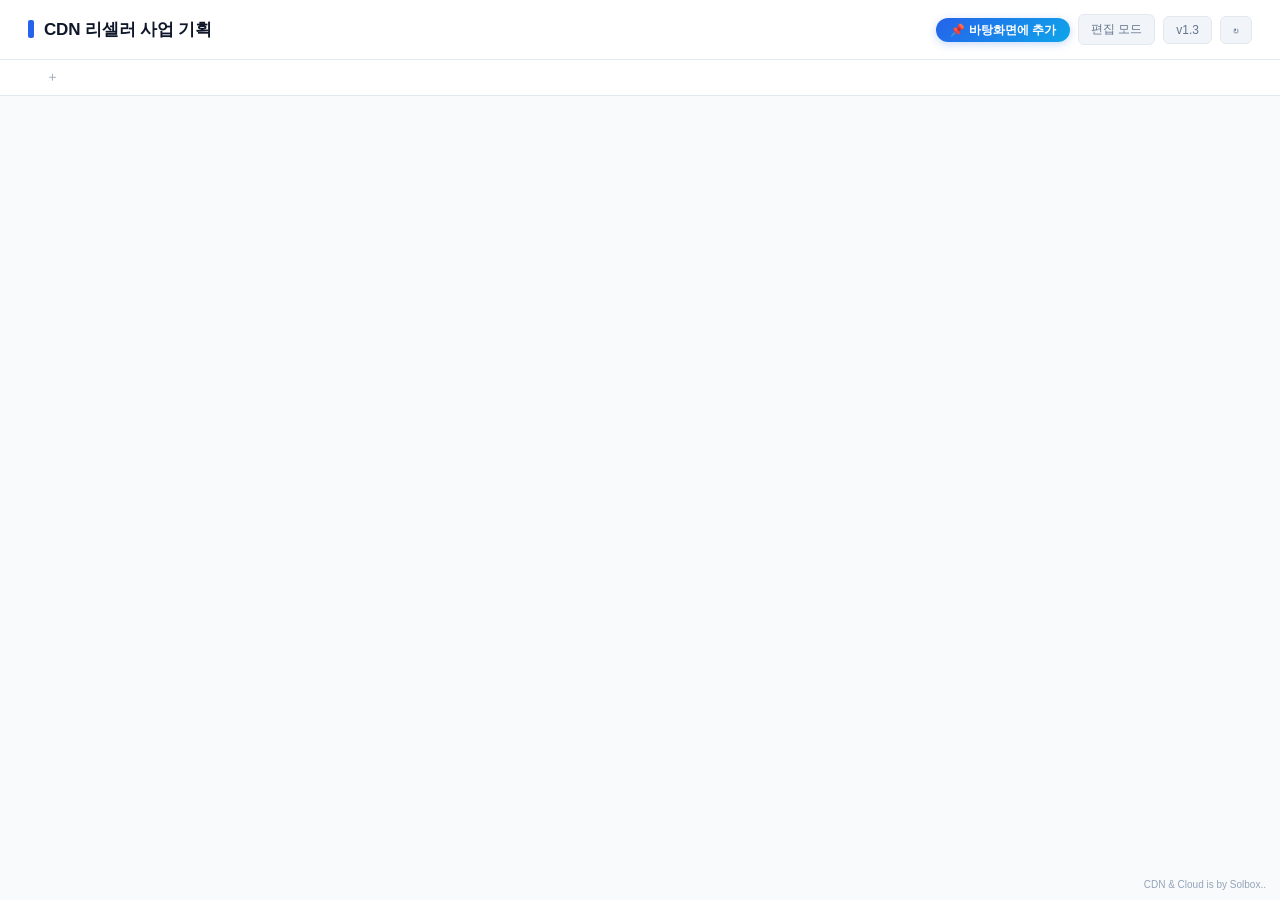
<file: index.html>
<!DOCTYPE html>
<html lang="ko">
<head>
<meta charset="UTF-8">
<meta name="viewport" content="width=device-width, initial-scale=1">
<title>CDN 리셀러 사업 기획</title>
<link rel="stylesheet" href="style.css?v=24">
<link rel="manifest" href="manifest.json">
<meta name="theme-color" content="#2563eb">
<link rel="icon" href="icon-192.svg" type="image/svg+xml">
<link rel="apple-touch-icon" href="icon-192.svg">
<script>
  if ('serviceWorker' in navigator) {
    window.addEventListener('load', () => navigator.serviceWorker.register('./sw.js').catch(()=>{}));
    navigator.serviceWorker.addEventListener('message', e => {
      if (e.data?.type === 'SW_FORCE_RELOAD') location.reload();
    });
  }
</script>
</head>
<body>

<header class="hdr">
  <h1 id="title" title="구글시트 열기">CDN 리셀러 사업 기획</h1>
  <div class="hdr-r">
    <span id="userBox" class="user"></span>
    <button class="install-btn" id="installBtn" title="PC 바탕화면 또는 휴대폰 홈 화면에 앱처럼 추가" hidden>📌 바로가기</button>
    <button id="editModeBtn" class="btn-soft" onclick="toggleEditMode()">편집 모드</button>
    <button id="verBtn" class="btn-soft">v1.3</button>
    <button id="signinBtn" class="btn-soft" style="display:none">Google 로그인</button>
    <button id="signoutBtn" class="btn-soft" style="display:none">로그아웃</button>
    <button id="refreshBtn" class="btn-soft" title="새로고침">↻</button>
  </div>
</header>

<nav class="tabs" id="tabsNav">
  <span id="userTabsContainer" style="display:contents"></span>
  <button id="addTabBtn" class="add-tab-btn" onclick="openNewTabModal()" title="새 탭 추가">＋</button>
</nav>

<main id="main">
  <section id="loginNotice" class="notice" style="display:none">
    <div class="notice-box">
      <div class="hero">
        <svg viewBox="0 0 24 24" fill="none" stroke="currentColor" stroke-width="2"><rect x="3" y="11" width="18" height="11" rx="2"/><path d="M7 11V7a5 5 0 0 1 10 0v4"/></svg>
      </div>
      <h2>Google 로그인 필요</h2>
      <p>이 시트에 공유된 계정으로 로그인하셔야 데이터가 보여요.</p>
      <button class="btn" style="margin-top:16px" onclick="signIn()">Google 로그인</button>
    </div>
  </section>

  <section id="setupNotice" class="notice" style="display:none">
    <div class="notice-box"><h2>초기 설정 필요</h2><p>app.js의 CONFIG 입력</p></div>
  </section>

  <section id="loader" class="loader" style="display:none">
    <svg width="48" height="12" viewBox="0 0 48 12">
      <circle cx="6" cy="6" r="4" fill="#3b82f6"><animate attributeName="opacity" values="1;0.3;1" dur="1.2s" repeatCount="indefinite"/></circle>
      <circle cx="24" cy="6" r="4" fill="#3b82f6"><animate attributeName="opacity" values="1;0.3;1" dur="1.2s" begin="0.4s" repeatCount="indefinite"/></circle>
      <circle cx="42" cy="6" r="4" fill="#3b82f6"><animate attributeName="opacity" values="1;0.3;1" dur="1.2s" begin="0.8s" repeatCount="indefinite"/></circle>
    </svg>
    <div>데이터 불러오는 중...</div>
  </section>

  <!-- 한눈에 (인터랙티브 흐름도) -->
  <section id="tab-home" class="tab-pane home-full" style="display:none">
    <div class="home-toolbar">
      <div class="hint" id="home-hint">도형 드래그·클릭 / 편집 모드 ON 시 빈 곳 더블클릭 = 핀 메모, 화살표 클릭 = 삭제</div>
      <div style="display:flex;gap:6px">
        <button class="btn-soft" onclick="resetLayout()" title="기본 위치로">⟲</button>
      </div>
    </div>
    <div id="canvas" class="canvas" ondblclick="canvasDoubleClick(event)">
      <svg id="arrow-svg" class="arrow-svg" xmlns="http://www.w3.org/2000/svg">
        <defs>
          <marker id="arrow" viewBox="0 0 10 10" refX="9" refY="5" markerWidth="6" markerHeight="6" orient="auto">
            <path d="M 0 0 L 10 5 L 0 10 z" fill="#94a3b8"/>
          </marker>
        </defs>
      </svg>
      <div id="node-layer" class="node-layer"></div>
      <div id="pin-layer" class="pin-layer"></div>
    </div>
  </section>

  <!-- 현황 -->
  <section id="tab-status" class="tab-pane" style="display:none">
    <div class="cards">
      <div class="stat"><div class="lbl">공급사</div><div class="num" id="cnt-suppliers">-</div></div>
      <div class="stat"><div class="lbl">결정사항</div><div class="num" id="cnt-decisions">-</div></div>
      <div class="stat"><div class="lbl">체크리스트</div><div class="num" id="cnt-checklist">-</div></div>
      <div class="stat"><div class="lbl">메모</div><div class="num" id="cnt-memos">-</div></div>
    </div>
    <div class="diagram-card"><h3>단계별 진행</h3><div id="stage-flow" class="stage-flow"></div></div>
    <div class="row">
      <div class="card"><h3>다음 결정사항</h3><ul id="pending-decisions" class="next-list"></ul></div>
      <div class="card"><h3>다음 할 일</h3><ul id="pending-checklist" class="next-list"></ul></div>
      <div class="card"><h3>최근 메모</h3><ul id="recent-memos" class="next-list"></ul></div>
    </div>
  </section>

  <section id="tab-decisions" class="tab-pane home-full" style="display:none">
    <div class="home-toolbar canvas-toolbar">
      <div class="hint">결정사항 카드. 편집 모드 ON 시 드래그·추가·연결 가능</div>
      <div style="display:flex;gap:6px"></div>
    </div>
    <div class="canvas" data-tab-key="decisions" id="canvas-decisions" ondblclick="canvasEmptyDblClick('decisions', event)" onmousedown="canvasMouseDown(event, 'decisions')">
      <svg class="arrow-svg"></svg>
      <div class="node-layer"></div>
    </div>
  </section>

  <section id="tab-checklist" class="tab-pane home-full" style="display:none">
    <div class="home-toolbar canvas-toolbar">
      <div class="hint">체크리스트 카드. 카드 클릭 = 상세, 더블클릭 = 완료 토글</div>
      <div style="display:flex;gap:6px"></div>
    </div>
    <div class="canvas" data-tab-key="checklist" id="canvas-checklist" ondblclick="canvasEmptyDblClick('checklist', event)" onmousedown="canvasMouseDown(event, 'checklist')">
      <svg class="arrow-svg"></svg>
      <div class="node-layer"></div>
    </div>
  </section>

  <section id="tab-contacts" class="tab-pane home-full" style="display:none">
    <div class="home-toolbar canvas-toolbar">
      <div class="hint">연락처 카드. 클릭 = 상세 / 편집 모드 ON 시 추가·이동</div>
      <div style="display:flex;gap:6px"></div>
    </div>
    <div class="canvas" data-tab-key="contacts" id="canvas-contacts" ondblclick="canvasEmptyDblClick('contacts', event)" onmousedown="canvasMouseDown(event, 'contacts')">
      <svg class="arrow-svg"></svg>
      <div class="node-layer"></div>
    </div>
  </section>

  <section id="tab-memos" class="tab-pane home-full" style="display:none">
    <div class="home-toolbar canvas-toolbar">
      <div class="hint">메모 카드. 편집 모드 ON 시 빈 곳 더블클릭으로 추가</div>
      <div style="display:flex;gap:6px"></div>
    </div>
    <div class="canvas" data-tab-key="memos" id="canvas-memos" ondblclick="canvasEmptyDblClick('memos', event)" onmousedown="canvasMouseDown(event, 'memos')">
      <svg class="arrow-svg"></svg>
      <div class="node-layer"></div>
    </div>
  </section>

  <section id="tab-pricing" class="tab-pane" style="display:none;display:none!important">
    <div class="toolbar">
      <h2>가격 시뮬레이터</h2>
      <div><button class="btn-soft" onclick="addPriceRow()">+ 항목</button> <button class="btn" onclick="savePricing()">시트 저장</button></div>
    </div>
    <div class="card" style="margin-bottom:16px"><div class="pricing-grid" id="pricing-fields"></div></div>
    <div class="cards">
      <div class="stat"><div class="lbl">소매 단가 (원/GB)</div><div class="num" id="r-retail">-</div></div>
      <div class="stat"><div class="lbl">총 트래픽 (GB/월)</div><div class="num" id="r-total-gb">-</div></div>
      <div class="stat"><div class="lbl">월 매출 (원)</div><div class="num" id="r-revenue">-</div></div>
      <div class="stat"><div class="lbl">월 매입 (원)</div><div class="num" id="r-cogs">-</div></div>
      <div class="stat"><div class="lbl">월 순이익 (원)</div><div class="num" id="r-profit">-</div></div>
      <div class="stat"><div class="lbl">BEP 고객수</div><div class="num" id="r-bep">-</div></div>
    </div>
  </section>
</main>

<!-- 새 탭 만들기 모달 -->
<div id="newTabModal" class="modal" style="display:none" onclick="if(event.target===this)closeNewTabModal()">
  <div class="modal-box" style="max-width:380px">
    <h3 style="margin:0 0 14px">새 탭 추가</h3>
    <div class="field">
      <label>탭 이름</label>
      <input id="new-tab-name" placeholder="예: 회의록, 아이디어, 작업">
    </div>
    <div style="display:flex;gap:8px;justify-content:flex-end;margin-top:8px">
      <button class="btn-soft" onclick="closeNewTabModal()">취소</button>
      <button class="btn" onclick="confirmNewTab()">만들기</button>
    </div>
  </div>
</div>

<div id="alignBar" class="align-bar" style="display:none">
  <span class="hint"><b class="count">0</b>개 선택됨</span>
  <button class="btn-soft" onclick="alignSelected('h')" title="가로 한 줄">━ 가로</button>
  <button class="btn-soft" onclick="alignSelected('v')" title="세로 한 줄">▌세로</button>
  <button class="btn-soft" onclick="alignSelected('grid')" title="격자 자동">▦ 격자</button>
  <button class="btn-soft" onclick="clearSelection()">취소</button>
</div>

<footer class="ftr">CDN &amp; Cloud is by Solbox..</footer>

<!-- 노드 상세 팝업 (공급사 정보 편집) -->
<div id="nodeModal" class="modal" style="display:none" onclick="if(event.target===this)closeNodeModal()">
  <div class="modal-box" style="width:480px">
    <div style="display:flex;align-items:center;gap:10px;margin-bottom:14px">
      <span id="node-color-dot" class="node-color-dot"></span>
      <h3 id="node-modal-title" style="margin:0;flex:1">노드 상세</h3>
      <button onclick="closeNodeModal()" class="pin-x">×</button>
    </div>
    <div class="field"><label>이름</label><input id="node-f-name"></div>
    <div class="field row-flex" style="gap:10px">
      <div style="flex:1"><label>층</label><input id="node-f-layer"></div>
      <div style="flex:1">
        <label>상태</label>
        <select id="node-f-status">
          <option value="홀딩">홀딩</option>
          <option value="진행예정">진행예정</option>
          <option value="진행중">진행중</option>
          <option value="완료">완료</option>
        </select>
      </div>
    </div>
    <div class="field row-flex" style="gap:10px">
      <div style="flex:1"><label>단가</label><input id="node-f-price"></div>
      <div style="flex:1"><label>담당자</label><input id="node-f-manager"></div>
    </div>
    <div class="field"><label>연락처</label><input id="node-f-contact"></div>
    <div class="field"><label>메모</label><textarea id="node-f-info" rows="3"></textarea></div>
    <div style="display:flex;gap:8px;justify-content:flex-end;margin-top:8px">
      <button class="btn-soft" onclick="closeNodeModal()">취소</button>
      <button class="btn" onclick="saveNodeModal()">저장</button>
    </div>
  </div>
</div>

<!-- 새 메모 모달 -->
<div id="newMemoModal" class="modal" style="display:none" onclick="if(event.target===this)closeNewMemoModal()">
  <div class="modal-box memo-modal">
    <h3 style="display:flex;align-items:center;gap:8px;margin-bottom:14px">
      <span class="pin-icon-large"></span><span>새 메모</span>
    </h3>
    <div class="field"><label>제목 <span style="color:#dc2626">*</span></label><input id="new-memo-title"></div>
    <div class="field"><label>내용</label><textarea id="new-memo-body" rows="4"></textarea></div>
    <div class="field"><label>태그</label><input id="new-memo-tag"></div>
    <div style="display:flex;gap:8px;justify-content:flex-end;margin-top:8px">
      <button class="btn-soft" onclick="closeNewMemoModal()">취소</button>
      <button class="btn" onclick="confirmNewMemo()">추가</button>
    </div>
  </div>
</div>

<div id="pinPopover" class="pin-popover" style="display:none">
  <div class="pin-pop-head">
    <div id="pin-pop-title-view" class="pin-pop-title-view"></div>
    <button onclick="closePinPopover()" class="pin-x">×</button>
  </div>
  <div id="pin-pop-body-view" class="pin-pop-body-view"></div>
  <div class="pin-pop-foot">
    <span id="pin-pop-meta" class="hint"></span>
    <div>
      <button class="btn-soft" onclick="deletePinFromPopover()">삭제</button>
      <button class="btn" onclick="editPinFromPopover()">수정</button>
    </div>
  </div>
</div>

<!-- 메모 편집 모달 (수정 시 사용) -->
<div id="editMemoModal" class="modal" style="display:none" onclick="if(event.target===this)closeEditMemoModal()">
  <div class="modal-box memo-modal">
    <h3 style="display:flex;align-items:center;gap:8px;margin-bottom:14px">
      <span class="pin-icon-large"></span><span>메모 수정</span>
    </h3>
    <div class="field"><label>제목 <span style="color:#dc2626">*</span></label><input id="edit-memo-title"></div>
    <div class="field"><label>내용</label><textarea id="edit-memo-body" rows="4"></textarea></div>
    <div class="field"><label>태그</label><input id="edit-memo-tag"></div>
    <div style="display:flex;gap:8px;justify-content:flex-end;margin-top:8px">
      <button class="btn-soft" onclick="closeEditMemoModal()">취소</button>
      <button class="btn" onclick="confirmEditMemo()">저장</button>
    </div>
  </div>
</div>

<div id="verModal" class="modal" style="display:none" onclick="if(event.target===this)this.style.display='none'">
  <div class="modal-box">
    <h3>업데이트 히스토리</h3>
    <ul id="ver-list"></ul>
    <button class="btn-soft" onclick="document.getElementById('verModal').style.display='none'">닫기</button>
  </div>
</div>

<script src="https://accounts.google.com/gsi/client" async defer></script>
<script src="app.js?v=24"></script>
</body>
</html>
</file>
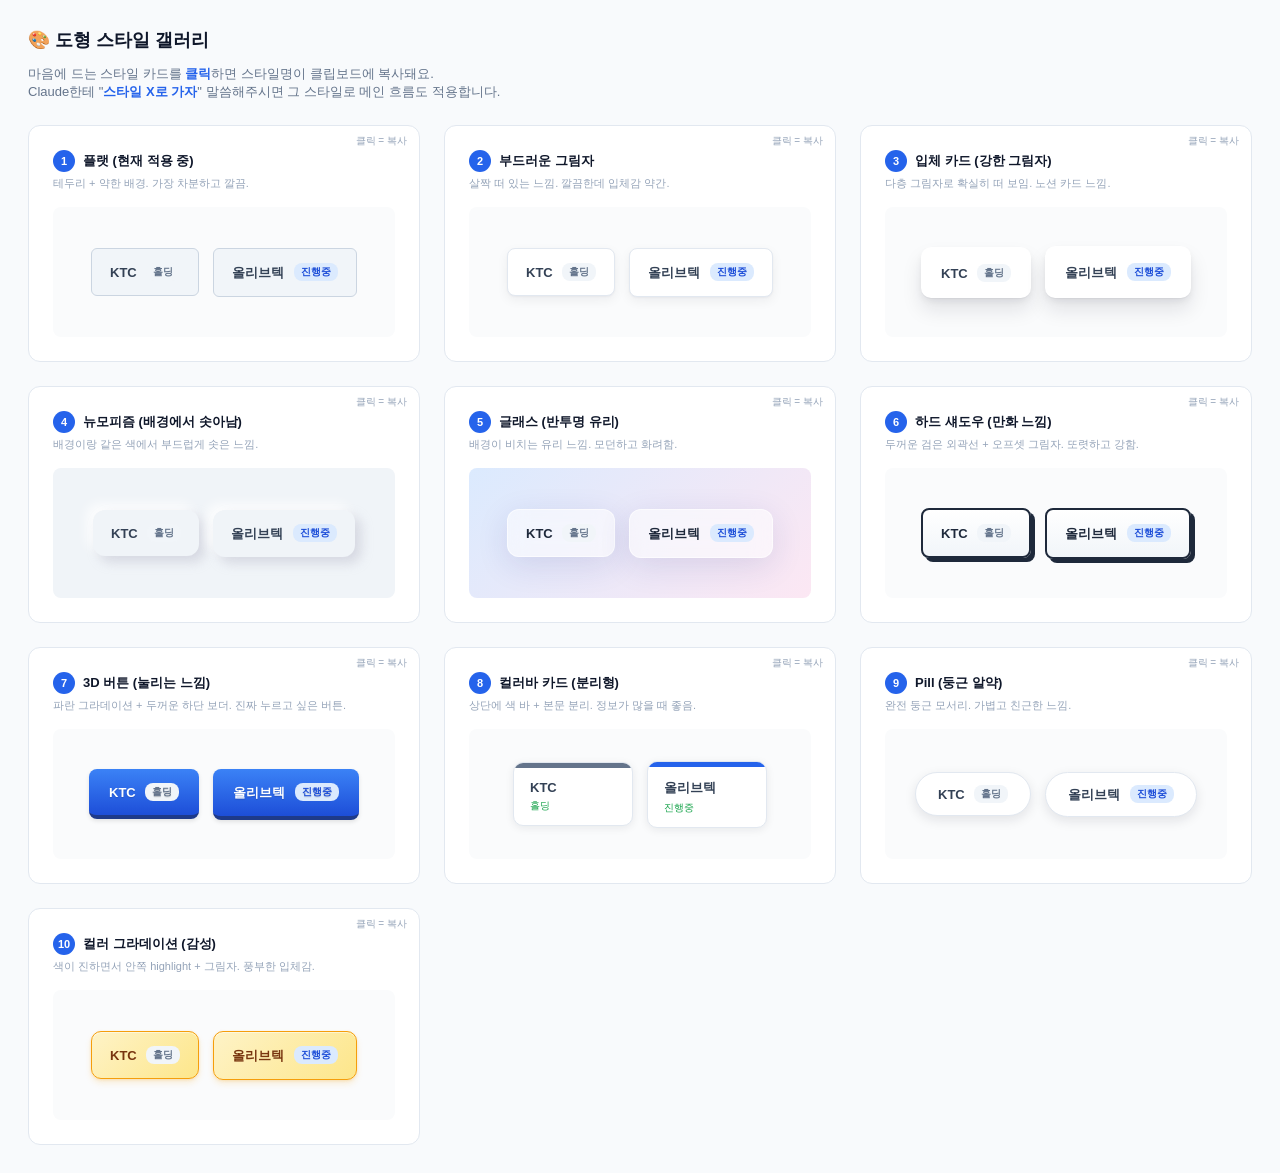
<file: shape-gallery.html>
<!DOCTYPE html>
<html lang="ko">
<head>
<meta charset="UTF-8">
<title>도형 스타일 갤러리</title>
<style>
* { box-sizing: border-box; }
body {
  margin: 0; font-family: 'Pretendard', 'Inter', -apple-system, sans-serif;
  background: #f8fafc; color: #0f172a; padding: 28px;
}
h1 { font-size: 18px; margin: 0 0 6px; }
.intro { color: #64748b; font-size: 13px; margin-bottom: 24px; }
.intro b { color: #2563eb; }

.grid {
  display: grid; grid-template-columns: repeat(auto-fit, minmax(320px, 1fr));
  gap: 24px;
}
.demo {
  background: white; border: 1px solid #e2e8f0; border-radius: 12px;
  padding: 24px; cursor: pointer;
  transition: transform .15s, box-shadow .15s;
}
.demo:hover { transform: translateY(-2px); box-shadow: 0 8px 24px rgba(15,23,42,.08); }
.demo h3 {
  margin: 0 0 4px; font-size: 13px; font-weight: 600;
  color: #0f172a; display: flex; align-items: center; gap: 8px;
}
.demo h3 .num {
  background: #2563eb; color: white; width: 22px; height: 22px;
  border-radius: 50%; font-size: 11px; font-weight: 700;
  display: flex; align-items: center; justify-content: center;
}
.demo .desc { font-size: 11px; color: #94a3b8; margin: 0 0 16px; }

/* 작업 영역 (도형이 들어가는 회색 배경) */
.stage {
  background: #fafbfc; border-radius: 8px; padding: 28px 16px;
  display: flex; gap: 14px; justify-content: center; align-items: center;
  min-height: 130px;
}

/* === 1: 플랫 (현재) === */
.b1 {
  background: #f1f5f9; border: 1.5px solid #cbd5e1; border-radius: 6px;
  padding: 14px 18px; font-size: 13px; font-weight: 600; color: #334155;
}

/* === 2: 부드러운 그림자 === */
.b2 {
  background: white; border: 1px solid #e2e8f0; border-radius: 8px;
  padding: 14px 18px; font-size: 13px; font-weight: 600; color: #334155;
  box-shadow: 0 1px 2px rgba(15,23,42,.04), 0 4px 12px rgba(15,23,42,.06);
}

/* === 3: 입체 카드 (강한 그림자) === */
.b3 {
  background: white; border-radius: 10px;
  padding: 16px 20px; font-size: 13px; font-weight: 600; color: #334155;
  box-shadow:
    0 1px 1px rgba(15,23,42,.04),
    0 4px 6px rgba(15,23,42,.05),
    0 12px 20px rgba(15,23,42,.10);
  border-top: 1px solid rgba(255,255,255,.8);
}

/* === 4: 뉴모피즘 (살짝 눌린 듯) === */
.b4 {
  background: #f0f4f8; border-radius: 12px;
  padding: 14px 18px; font-size: 13px; font-weight: 600; color: #334155;
  box-shadow:
    6px 6px 12px rgba(174,174,192,.40),
    -6px -6px 12px rgba(255,255,255,.85);
}

/* === 5: 글래스 (반투명) === */
.b5-stage {
  background: linear-gradient(135deg, #dbeafe, #fce7f3);
}
.b5 {
  background: rgba(255,255,255,.55);
  backdrop-filter: blur(10px);
  -webkit-backdrop-filter: blur(10px);
  border: 1px solid rgba(255,255,255,.6);
  border-radius: 12px;
  padding: 14px 18px; font-size: 13px; font-weight: 600; color: #1e293b;
  box-shadow: 0 8px 32px rgba(31,38,135,.12);
}

/* === 6: 두꺼운 외곽선 + 그라데이션 === */
.b6 {
  background: linear-gradient(180deg, #ffffff 0%, #f1f5f9 100%);
  border: 2px solid #1e293b; border-radius: 8px;
  padding: 14px 18px; font-size: 13px; font-weight: 700; color: #1e293b;
  box-shadow: 4px 4px 0 #1e293b;
}

/* === 7: 3D 눌리는 버튼 === */
.b7 {
  background: linear-gradient(180deg, #3b82f6 0%, #1d4ed8 100%);
  color: white;
  border-radius: 8px; padding: 14px 20px;
  font-size: 13px; font-weight: 700;
  border: none; border-bottom: 4px solid #1e3a8a;
  text-shadow: 0 1px 1px rgba(0,0,0,.15);
  box-shadow: 0 2px 4px rgba(0,0,0,.1);
}

/* === 8: 컬러 바 + 제목 (분리형 카드) === */
.b8 {
  background: white; border-radius: 10px;
  padding: 0; overflow: hidden;
  font-size: 13px; font-weight: 600; color: #334155;
  box-shadow: 0 2px 8px rgba(15,23,42,.08);
  border: 1px solid #e2e8f0;
  min-width: 120px;
}
.b8 .b8-bar { height: 5px; background: #2563eb; }
.b8 .b8-body { padding: 12px 16px; }
.b8 .b8-tag { font-size: 10px; color: #16a34a; font-weight: 500; margin-top: 4px; }

/* === 9: Pill (둥근) + 그림자 === */
.b9 {
  background: white; border-radius: 999px;
  padding: 12px 22px; font-size: 13px; font-weight: 600; color: #334155;
  box-shadow: 0 4px 12px rgba(15,23,42,.10);
  border: 1px solid #e2e8f0;
}

/* === 10: 그라디언트 컬러 (진짜 3D 느낌) === */
.b10 {
  background: linear-gradient(135deg, #fef3c7 0%, #fde68a 100%);
  border: 1px solid #f59e0b;
  border-radius: 10px;
  padding: 14px 18px; font-size: 13px; font-weight: 700; color: #78350f;
  box-shadow:
    inset 0 1px 0 rgba(255,255,255,.5),
    0 4px 6px rgba(245,158,11,.15),
    0 1px 3px rgba(245,158,11,.20);
}

/* 상태 태그 (모든 스타일에 추가용) */
.status-tag {
  display: inline-block; font-size: 10px; font-weight: 600;
  padding: 2px 7px; border-radius: 8px; margin-left: 6px;
  vertical-align: 2px;
}
.tag-hold { background: #f1f5f9; color: #64748b; }
.tag-soon { background: #fef3c7; color: #92400e; }
.tag-doing { background: #dbeafe; color: #1d4ed8; }
.tag-done { background: #dcfce7; color: #166534; }

/* 토스트 */
.toast {
  position: fixed; bottom: 24px; right: 24px;
  background: #16a34a; color: white;
  padding: 12px 18px; border-radius: 8px;
  font-size: 13px; font-weight: 500;
  box-shadow: 0 6px 20px rgba(0,0,0,.18);
  opacity: 0; transform: translateY(8px);
  transition: opacity .2s, transform .2s;
  z-index: 9999;
}
.toast.show { opacity: 1; transform: translateY(0); }

.copy-hint {
  position: absolute; top: 8px; right: 12px;
  font-size: 10px; color: #94a3b8;
}
.demo { position: relative; }
</style>
</head>
<body>

<h1>🎨 도형 스타일 갤러리</h1>
<p class="intro">
  마음에 드는 스타일 카드를 <b>클릭</b>하면 스타일명이 클립보드에 복사돼요.<br>
  Claude한테 "<b>스타일 X로 가자</b>" 말씀해주시면 그 스타일로 메인 흐름도 적용합니다.
</p>

<div class="grid">

  <div class="demo" onclick="pick('1', '플랫')">
    <span class="copy-hint">클릭 = 복사</span>
    <h3><span class="num">1</span> 플랫 (현재 적용 중)</h3>
    <p class="desc">테두리 + 약한 배경. 가장 차분하고 깔끔.</p>
    <div class="stage">
      <div class="b1">KTC <span class="status-tag tag-hold">홀딩</span></div>
      <div class="b1">올리브텍 <span class="status-tag tag-doing">진행중</span></div>
    </div>
  </div>

  <div class="demo" onclick="pick('2', '부드러운 그림자')">
    <span class="copy-hint">클릭 = 복사</span>
    <h3><span class="num">2</span> 부드러운 그림자</h3>
    <p class="desc">살짝 떠 있는 느낌. 깔끔한데 입체감 약간.</p>
    <div class="stage">
      <div class="b2">KTC <span class="status-tag tag-hold">홀딩</span></div>
      <div class="b2">올리브텍 <span class="status-tag tag-doing">진행중</span></div>
    </div>
  </div>

  <div class="demo" onclick="pick('3', '입체 카드')">
    <span class="copy-hint">클릭 = 복사</span>
    <h3><span class="num">3</span> 입체 카드 (강한 그림자)</h3>
    <p class="desc">다층 그림자로 확실히 떠 보임. 노션 카드 느낌.</p>
    <div class="stage">
      <div class="b3">KTC <span class="status-tag tag-hold">홀딩</span></div>
      <div class="b3">올리브텍 <span class="status-tag tag-doing">진행중</span></div>
    </div>
  </div>

  <div class="demo" onclick="pick('4', '뉴모피즘')">
    <span class="copy-hint">클릭 = 복사</span>
    <h3><span class="num">4</span> 뉴모피즘 (배경에서 솟아남)</h3>
    <p class="desc">배경이랑 같은 색에서 부드럽게 솟은 느낌.</p>
    <div class="stage" style="background:#f0f4f8">
      <div class="b4">KTC <span class="status-tag tag-hold">홀딩</span></div>
      <div class="b4">올리브텍 <span class="status-tag tag-doing">진행중</span></div>
    </div>
  </div>

  <div class="demo" onclick="pick('5', '글래스')">
    <span class="copy-hint">클릭 = 복사</span>
    <h3><span class="num">5</span> 글래스 (반투명 유리)</h3>
    <p class="desc">배경이 비치는 유리 느낌. 모던하고 화려함.</p>
    <div class="stage b5-stage">
      <div class="b5">KTC <span class="status-tag tag-hold">홀딩</span></div>
      <div class="b5">올리브텍 <span class="status-tag tag-doing">진행중</span></div>
    </div>
  </div>

  <div class="demo" onclick="pick('6', '하드 섀도우')">
    <span class="copy-hint">클릭 = 복사</span>
    <h3><span class="num">6</span> 하드 섀도우 (만화 느낌)</h3>
    <p class="desc">두꺼운 검은 외곽선 + 오프셋 그림자. 또렷하고 강함.</p>
    <div class="stage">
      <div class="b6">KTC <span class="status-tag tag-hold">홀딩</span></div>
      <div class="b6">올리브텍 <span class="status-tag tag-doing">진행중</span></div>
    </div>
  </div>

  <div class="demo" onclick="pick('7', '3D 버튼')">
    <span class="copy-hint">클릭 = 복사</span>
    <h3><span class="num">7</span> 3D 버튼 (눌리는 느낌)</h3>
    <p class="desc">파란 그라데이션 + 두꺼운 하단 보더. 진짜 누르고 싶은 버튼.</p>
    <div class="stage">
      <button class="b7">KTC <span class="status-tag tag-hold">홀딩</span></button>
      <button class="b7">올리브텍 <span class="status-tag tag-doing">진행중</span></button>
    </div>
  </div>

  <div class="demo" onclick="pick('8', '컬러바 카드')">
    <span class="copy-hint">클릭 = 복사</span>
    <h3><span class="num">8</span> 컬러바 카드 (분리형)</h3>
    <p class="desc">상단에 색 바 + 본문 분리. 정보가 많을 때 좋음.</p>
    <div class="stage">
      <div class="b8">
        <div class="b8-bar" style="background:#64748b"></div>
        <div class="b8-body">KTC<div class="b8-tag">홀딩</div></div>
      </div>
      <div class="b8">
        <div class="b8-bar" style="background:#2563eb"></div>
        <div class="b8-body">올리브텍<div class="b8-tag">진행중</div></div>
      </div>
    </div>
  </div>

  <div class="demo" onclick="pick('9', 'Pill')">
    <span class="copy-hint">클릭 = 복사</span>
    <h3><span class="num">9</span> Pill (둥근 알약)</h3>
    <p class="desc">완전 둥근 모서리. 가볍고 친근한 느낌.</p>
    <div class="stage">
      <div class="b9">KTC <span class="status-tag tag-hold">홀딩</span></div>
      <div class="b9">올리브텍 <span class="status-tag tag-doing">진행중</span></div>
    </div>
  </div>

  <div class="demo" onclick="pick('10', '컬러 그라데이션')">
    <span class="copy-hint">클릭 = 복사</span>
    <h3><span class="num">10</span> 컬러 그라데이션 (감성)</h3>
    <p class="desc">색이 진하면서 안쪽 highlight + 그림자. 풍부한 입체감.</p>
    <div class="stage">
      <div class="b10">KTC <span class="status-tag tag-hold">홀딩</span></div>
      <div class="b10">올리브텍 <span class="status-tag tag-doing">진행중</span></div>
    </div>
  </div>

</div>

<script>
function pick(num, name) {
  const text = `스타일 ${num} (${name})`;
  navigator.clipboard.writeText(text).then(() => {
    showToast(`✓ "${text}" 복사됨 — Claude한테 붙여넣어 주세요`);
  }).catch(err => {
    showToast('복사 실패: ' + err.message);
  });
}
function showToast(msg) {
  const t = document.createElement('div');
  t.className = 'toast'; t.textContent = msg;
  document.body.appendChild(t);
  requestAnimationFrame(() => t.classList.add('show'));
  setTimeout(() => { t.classList.remove('show'); setTimeout(() => t.remove(), 300); }, 2800);
}
</script>
</body>
</html>
</file>
<file: style.css>
* { box-sizing: border-box; }
:root {
  --bg: #f8fafc;
  --card: #ffffff;
  --border: #e2e8f0;
  --text: #0f172a;
  --text-mute: #64748b;
  --text-light: #94a3b8;
  --primary: #2563eb;
  --primary-d: #1d4ed8;
  --accent: #0ea5e9;
  --ok: #16a34a;
  --warn: #d97706;
  --danger: #dc2626;
  --chip-bg: #f1f5f9;
  --hover: #f8fafc;
}
body {
  margin: 0;
  font-family: 'Pretendard', 'Inter', -apple-system, 'Noto Sans KR', sans-serif;
  background: var(--bg);
  color: var(--text);
  font-size: 14px;
  line-height: 1.5;
}

/* 헤더 */
.hdr {
  display: flex; justify-content: space-between; align-items: center;
  padding: 14px 28px;
  background: var(--card);
  border-bottom: 1px solid var(--border);
}
.hdr h1 {
  margin: 0; font-size: 17px; font-weight: 700;
  cursor: pointer; user-select: none;
  color: var(--text);
  letter-spacing: -0.01em;
}
.hdr h1::before {
  content: ''; display: inline-block; width: 6px; height: 18px;
  background: var(--primary); border-radius: 2px; margin-right: 10px;
  vertical-align: -3px;
}
.hdr h1:hover { color: var(--primary); }
.hdr-r { display: flex; gap: 8px; align-items: center; }
.btn-soft {
  background: var(--chip-bg); border: 1px solid var(--border); color: var(--text-mute);
  padding: 6px 12px; border-radius: 6px; cursor: pointer;
  font-size: 12px; font-weight: 500;
}
.btn-soft:hover { background: #e2e8f0; color: var(--text); }
.user { font-size: 12px; color: var(--text-mute); }

/* 탭 */
.tabs {
  display: flex; gap: 0; padding: 0 24px;
  background: var(--card); border-bottom: 1px solid var(--border);
  overflow-x: auto;
}
.tabs button {
  background: transparent; border: none; padding: 12px 16px;
  cursor: pointer; font-size: 13px; font-weight: 500;
  color: var(--text-mute); white-space: nowrap;
  border-bottom: 2px solid transparent; margin-bottom: -1px;
  font-family: inherit;
}
.tabs button:hover { color: var(--text); }
.tabs button.active {
  color: var(--primary); border-bottom-color: var(--primary); font-weight: 600;
}
.add-tab-btn {
  font-size: 18px; color: var(--text-light) !important;
  font-weight: 400 !important; padding: 8px 14px !important;
  margin-left: 8px;
}
.add-tab-btn:hover { color: var(--primary) !important; background: var(--chip-bg); border-radius: 6px; }

/* 사용자 탭 = 본 버튼 + × 버튼 묶음 */
.user-tab-wrap {
  display: inline-flex; align-items: center;
  border-radius: 0;
  position: relative;
}
.user-tab-wrap > button[data-tab] { padding-right: 6px !important; }
.user-tab-close {
  background: transparent; border: none;
  color: var(--text-light); cursor: pointer;
  padding: 0 6px; margin-right: 4px;
  font-size: 16px; line-height: 1;
  border-radius: 4px;
  opacity: 0.4;
  transition: opacity .15s, color .15s, background .15s;
  font-family: inherit;
  height: 22px;
  align-self: center;
}
.user-tab-wrap:hover .user-tab-close { opacity: 1; }
.user-tab-close:hover { color: var(--danger); background: #fee2e2; opacity: 1; }

/* 화살표 편집 팝오버 */
.arrow-popover {
  position: fixed; z-index: 600;
  background: white; border: 1px solid var(--border);
  border-radius: 10px; padding: 12px;
  box-shadow: 0 8px 24px rgba(15,23,42,.18);
  width: 260px;
  font-family: inherit;
}
.arrow-popover .ap-row { margin-bottom: 10px; }
.arrow-popover label { display: block; font-size: 11px; color: var(--text-mute); margin-bottom: 4px; }
.arrow-popover input { font-size: 13px; padding: 6px 8px; }
.arrow-popover .ap-colors { display: flex; gap: 5px; flex-wrap: wrap; }
.arrow-popover .ap-sw {
  width: 22px; height: 22px; border-radius: 50%;
  border: 2px solid transparent; cursor: pointer; padding: 0;
}
.arrow-popover .ap-sw:hover { transform: scale(1.15); }
.arrow-popover .ap-sw.sel { border-color: #0f172a; box-shadow: 0 0 0 2px white inset; }
.arrow-popover .ap-foot { display: flex; justify-content: space-between; gap: 6px; margin-top: 6px; }
.arrow-popover .ap-foot button { padding: 5px 12px; font-size: 12px; }

/* 미니 추가 메뉴 (카드 / 핀) */
.add-menu {
  position: fixed; z-index: 600;
  background: white; border: 1px solid var(--border);
  border-radius: 10px; padding: 4px;
  box-shadow: 0 8px 24px rgba(15,23,42,.15);
  min-width: 160px;
  font-family: inherit;
  animation: addmenu-pop 0.12s ease-out;
}
@keyframes addmenu-pop {
  from { opacity: 0; transform: scale(0.92) translateY(-4px); }
  to   { opacity: 1; transform: scale(1) translateY(0); }
}
.add-menu button {
  display: flex; align-items: center; gap: 10px;
  width: 100%; background: transparent; border: none;
  padding: 9px 12px; border-radius: 6px;
  font-size: 13px; color: var(--text); cursor: pointer;
  font-family: inherit; text-align: left;
}
.add-menu button:hover { background: var(--chip-bg); color: var(--primary); }
.add-menu button .emo { font-size: 16px; }

/* 📌 바로가기 (PWA install) 버튼 */
.install-btn {
  background: linear-gradient(135deg, #2563eb, #0ea5e9);
  border: 0; border-radius: 999px;
  padding: 6px 14px; color: white;
  font-size: 12px; font-weight: 600; cursor: pointer;
  box-shadow: 0 2px 8px rgba(37,99,235,.25);
  animation: install-pulse 2.4s ease-in-out infinite;
  white-space: nowrap; flex-shrink: 0; line-height: 1;
  font-family: inherit;
}
.install-btn:hover { transform: translateY(-1px); box-shadow: 0 4px 14px rgba(37,99,235,.35); }
.install-btn:active { transform: translateY(0); }
@keyframes install-pulse {
  0%, 100% { box-shadow: 0 2px 8px rgba(37,99,235,.25); }
  50%      { box-shadow: 0 2px 14px rgba(14,165,233,.55); }
}
@media (max-width: 600px) {
  .install-btn { padding: 5px 10px; font-size: 11px; }
}

/* 메인 */
main { padding: 24px 28px 60px; max-width: 1400px; margin: 0 auto; }

/* 카드 */
.card {
  background: var(--card); border-radius: 8px; padding: 20px;
  border: 1px solid var(--border);
}
.card h3 {
  margin: 0 0 16px; font-size: 13px; font-weight: 600;
  color: var(--text-mute); text-transform: uppercase; letter-spacing: 0.05em;
}
.cards {
  display: grid; grid-template-columns: repeat(auto-fit, minmax(180px, 1fr));
  gap: 12px; margin-bottom: 16px;
}
.stat {
  background: var(--card); border: 1px solid var(--border);
  border-radius: 8px; padding: 16px 20px;
}
.stat .lbl {
  font-size: 11px; color: var(--text-mute);
  text-transform: uppercase; letter-spacing: 0.05em; margin-bottom: 6px;
}
.stat .num {
  font-size: 26px; font-weight: 700; color: var(--text);
  font-variant-numeric: tabular-nums;
}
.stat .num .pct { font-size: 14px; color: var(--text-mute); margin-left: 4px; }

.row { display: grid; grid-template-columns: repeat(auto-fit, minmax(320px, 1fr)); gap: 12px; margin-top: 16px; }

/* 테이블 */
.tbl-wrap { overflow-x: auto; background: var(--card); border: 1px solid var(--border); border-radius: 8px; }
.tbl { width: 100%; border-collapse: collapse; font-size: 13px; }
.tbl th {
  background: #f8fafc; color: var(--text-mute); padding: 10px 12px;
  text-align: left; font-weight: 600; border-bottom: 1px solid var(--border);
  font-size: 12px; text-transform: uppercase; letter-spacing: 0.03em;
  white-space: nowrap;
}
.tbl td {
  padding: 8px 12px; border-bottom: 1px solid var(--border);
  vertical-align: top; color: var(--text);
}
.tbl tr:last-child td { border-bottom: none; }
.tbl tr:hover td { background: var(--hover); }
.tbl td[contenteditable="true"] { cursor: text; min-width: 60px; }
.tbl td[contenteditable="true"]:focus {
  outline: 2px solid var(--primary); outline-offset: -2px; background: #eff6ff;
}
.tbl .num-col { text-align: right; font-variant-numeric: tabular-nums; }
.tbl a { color: var(--primary); text-decoration: none; }
.tbl a:hover { text-decoration: underline; }

/* 행 삭제 버튼 */
.row-del {
  background: none; border: none; color: var(--text-light);
  cursor: pointer; padding: 2px 6px; border-radius: 4px;
  font-size: 14px; opacity: 0;
}
tr:hover .row-del { opacity: 1; }
.row-del:hover { background: #fee2e2; color: var(--danger); }

/* 버튼 */
.btn {
  background: var(--primary); color: white; border: none;
  padding: 8px 14px; border-radius: 6px; cursor: pointer;
  font-weight: 500; font-size: 13px; font-family: inherit;
  display: inline-flex; align-items: center; gap: 6px;
}
.btn:hover { background: var(--primary-d); }
.btn-ghost {
  background: transparent; color: var(--text-mute);
  border: 1px solid var(--border);
}
.btn-ghost:hover { background: var(--chip-bg); color: var(--text); }
.btn-icon::before { content: '+'; font-weight: 700; font-size: 14px; }

.toolbar {
  display: flex; justify-content: space-between; align-items: center;
  margin-bottom: 12px; gap: 12px;
}
.toolbar h2 { margin: 0; font-size: 16px; font-weight: 600; }
.toolbar .meta { color: var(--text-mute); font-size: 12px; }

/* 입력 */
input, textarea, select {
  width: 100%; padding: 8px 12px; border: 1px solid var(--border);
  border-radius: 6px; font-size: 13px; font-family: inherit;
  background: white; color: var(--text);
}
input:focus, textarea:focus, select:focus {
  outline: none; border-color: var(--primary); box-shadow: 0 0 0 3px rgba(37,99,235,.1);
}
label { display: block; font-size: 12px; color: var(--text-mute); margin-bottom: 4px; font-weight: 500; }
.field { margin-bottom: 12px; }
.row-flex { display: flex; gap: 12px; align-items: flex-end; flex-wrap: wrap; }
.row-flex > * { flex: 1; min-width: 140px; }
.row-flex > button { flex: 0 0 auto; min-width: auto; }

/* 칩 */
.chip {
  display: inline-block; font-size: 11px; font-weight: 500;
  padding: 2px 10px; border-radius: 12px; background: var(--chip-bg);
  color: var(--text-mute); white-space: nowrap;
}
.chip.ok { background: #dcfce7; color: var(--ok); }
.chip.warn { background: #fef3c7; color: var(--warn); }
.chip.info { background: #dbeafe; color: var(--primary); }
.chip.mute { background: var(--chip-bg); color: var(--text-light); }

/* 체크리스트 */
.stage-block { margin-bottom: 24px; }
.stage-title {
  font-size: 13px; font-weight: 600; color: var(--text-mute);
  margin: 0 0 8px; display: flex; align-items: center; gap: 8px;
  text-transform: uppercase; letter-spacing: 0.05em;
}
.stage-title .pct-text { color: var(--text-light); font-weight: 400; }
.check-item {
  display: flex; align-items: center; gap: 12px;
  background: var(--card); padding: 10px 14px;
  border: 1px solid var(--border); border-bottom: none;
}
.stage-block .check-item:first-of-type { border-radius: 6px 6px 0 0; }
.stage-block .check-item:last-of-type { border-radius: 0 0 6px 6px; border-bottom: 1px solid var(--border); }
.check-item input[type=checkbox] { width: 16px; height: 16px; flex: none; cursor: pointer; accent-color: var(--primary); }
.check-item.done .item-text { color: var(--text-light); text-decoration: line-through; }
.check-item .item-text { flex: 1; }
.check-item .item-text[contenteditable="true"]:focus { outline: 2px solid var(--primary); outline-offset: 2px; }
.check-item .item-meta { font-size: 11px; color: var(--text-light); }

.progress {
  height: 4px; background: var(--chip-bg); border-radius: 2px; overflow: hidden;
  margin: 4px 0;
}
.progress > div { height: 100%; background: var(--primary); transition: width .3s; }

/* 메모 */
.memo-card {
  background: var(--card); border: 1px solid var(--border);
  border-radius: 8px; padding: 14px 16px; margin-bottom: 8px;
  border-left: 3px solid var(--accent);
}
.memo-card .meta {
  font-size: 11px; color: var(--text-light); margin-bottom: 4px;
  display: flex; justify-content: space-between; align-items: center;
}
.memo-card .ttl { font-weight: 600; margin-bottom: 6px; }
.memo-card .body { font-size: 13px; color: var(--text); white-space: pre-wrap; }
.memo-card .tag {
  display: inline-block; font-size: 10px; color: var(--accent);
  background: #e0f2fe; padding: 2px 8px; border-radius: 10px; margin-top: 6px;
}
.memo-card .actions { display: flex; gap: 4px; opacity: 0; transition: opacity .2s; }
.memo-card:hover .actions { opacity: 1; }
.memo-card .actions button {
  background: none; border: none; color: var(--text-light);
  font-size: 11px; cursor: pointer; padding: 2px 6px; border-radius: 4px;
}
.memo-card .actions button:hover { background: var(--chip-bg); color: var(--text); }
.memo-card .actions button.del:hover { background: #fee2e2; color: var(--danger); }

/* 안내 */
.notice { display: flex; justify-content: center; align-items: center; min-height: 60vh; padding: 20px; }
.notice-box {
  text-align: center; background: var(--card); padding: 40px 36px;
  border-radius: 12px; border: 1px solid var(--border);
  max-width: 460px;
}
.notice-box h2 { margin: 12px 0 8px; font-size: 18px; color: var(--text); }
.notice-box p { color: var(--text-mute); line-height: 1.6; font-size: 13px; }
.notice-box .hero {
  width: 80px; height: 80px; margin: 0 auto 16px;
  display: flex; align-items: center; justify-content: center;
  background: var(--chip-bg); border-radius: 50%;
}
.notice-box .hero svg { width: 40px; height: 40px; color: var(--primary); }

/* 로더 */
.loader { text-align: center; padding: 60px; color: var(--text-light); }
.loader svg { display: block; margin: 0 auto 12px; }

/* 푸터 */
.ftr {
  position: fixed; bottom: 8px; right: 14px;
  font-size: 10px; color: var(--text-light); pointer-events: none;
  font-family: 'Inter', sans-serif;
}

/* 모달 */
.modal {
  position: fixed; inset: 0; background: rgba(15,23,42,.5);
  display: flex; justify-content: center; align-items: center; z-index: 500;
}
.modal-box {
  background: white; padding: 24px 28px; border-radius: 12px;
  max-width: 540px; width: 90%; max-height: 80vh; overflow-y: auto;
  border: 1px solid var(--border);
}
.modal-box h3 { margin: 0 0 16px; font-size: 16px; font-weight: 600; }
.modal-box ul { padding-left: 20px; }

/* 한눈에 다이어그램 */
.diagram-card {
  background: var(--card); border: 1px solid var(--border);
  border-radius: 8px; padding: 24px; margin-bottom: 16px;
}
.diagram-card h3 {
  margin: 0 0 20px; font-size: 13px; color: var(--text-mute);
  text-transform: uppercase; letter-spacing: 0.05em;
}
.flow-svg { width: 100%; height: auto; max-height: 280px; display: block; margin: 0 auto; }

.stage-flow {
  display: flex; gap: 8px; flex-wrap: wrap; margin-top: 8px;
}
.stage-pill {
  flex: 1; min-width: 130px;
  background: var(--card); border: 1px solid var(--border);
  border-radius: 8px; padding: 12px 16px; position: relative;
}
.stage-pill .name { font-size: 12px; color: var(--text-mute); font-weight: 600; text-transform: uppercase; letter-spacing: 0.03em; margin-bottom: 6px; }
.stage-pill .pct-num { font-size: 22px; font-weight: 700; }
.stage-pill .pct-num small { font-size: 12px; color: var(--text-light); font-weight: 400; }
.stage-pill .progress { margin-top: 8px; }

.next-list { list-style: none; padding: 0; margin: 0; }
.next-list li {
  padding: 10px 12px; border-bottom: 1px solid var(--border);
  display: flex; gap: 10px; align-items: center;
}
.next-list li:last-child { border-bottom: none; }
.next-list .badge {
  font-size: 10px; padding: 2px 8px; border-radius: 10px;
  background: var(--chip-bg); color: var(--text-mute);
  font-weight: 600; flex-shrink: 0;
}

/* 가격 */
.pricing-grid { display: grid; grid-template-columns: repeat(auto-fit, minmax(180px, 1fr)); gap: 10px; }
.pricing-grid .field input { font-size: 15px; font-weight: 600; }

.empty {
  text-align: center; padding: 40px 20px;
  color: var(--text-light); font-size: 13px;
}
.hint { font-size: 11px; color: var(--text-light); }

.supplier-row td { vertical-align: middle; }

/* === 한눈에: 풀스크린 캔버스 + 메모 핀 === */
.home-full {
  display: flex; flex-direction: column;
  height: calc(100vh - 110px); /* header + tabs */
  margin: 0 -28px -60px;  /* main padding 상쇄 */
  padding: 0;
}
.home-toolbar {
  display: flex; justify-content: space-between; align-items: center;
  padding: 8px 24px; background: var(--card);
  border-bottom: 1px solid var(--border);
  font-size: 12px;
}
.home-toolbar .hint { color: var(--text-mute); }

.canvas {
  flex: 1; position: relative; overflow: hidden;
  background:
    linear-gradient(var(--bg) 1px, transparent 1px) 0 0 / 24px 24px,
    linear-gradient(90deg, var(--bg) 1px, transparent 1px) 0 0 / 24px 24px,
    #fdfdfd;
}
.canvas svg#flow-svg {
  position: absolute; inset: 5%;
  width: 90%; height: 90%;
  pointer-events: none;
}

.pin-layer {
  position: absolute; inset: 0;
  pointer-events: none;
}

/* 핀 = 압정 모양 + 옆에 작은 제목 */
.pin {
  position: absolute;
  display: inline-flex;
  align-items: center;
  gap: 4px;
  cursor: grab;
  pointer-events: auto;
  user-select: none;
  font-size: 11px;
  color: var(--text);
  transition: transform .12s;
  /* 좌표는 핀 머리(원) 중심 기준 */
  transform: translate(-7px, -7px);
}
.pin .pin-head {
  width: 14px; height: 14px; border-radius: 50%;
  background: #ef4444;
  border: 2px solid white;
  box-shadow: 0 1px 3px rgba(0,0,0,.25), inset 1px 1px 2px rgba(255,255,255,.4);
  flex-shrink: 0;
  position: relative;
}
.pin .pin-head::after {
  content: '';
  position: absolute;
  width: 1px; height: 6px;
  background: rgba(0,0,0,.3);
  left: 50%; top: 100%;
  transform: translateX(-50%);
}
.pin .pin-label {
  background: rgba(255,255,255,.95);
  padding: 2px 8px;
  border-radius: 3px;
  border: 1px solid var(--border);
  font-weight: 500;
  white-space: nowrap;
  max-width: 160px;
  overflow: hidden;
  text-overflow: ellipsis;
  box-shadow: 0 1px 2px rgba(0,0,0,.04);
  margin-top: 6px;  /* 압정 끝 아래 */
}
.pin:hover { transform: translate(-7px, -9px); }
.pin:hover .pin-label {
  box-shadow: 0 4px 10px rgba(15,23,42,.15);
  border-color: var(--primary);
}
.pin.dragging { opacity: 0.7; }
.pin .pin-tag-mini {
  display: inline-block;
  font-size: 10px; color: var(--accent);
  background: #e0f2fe;
  padding: 0 5px; border-radius: 6px;
  margin-left: 4px;
}

/* 메모 모드 */
.canvas.memo-mode {
  background:
    linear-gradient(rgba(37,99,235,.04), rgba(37,99,235,.04)),
    linear-gradient(var(--bg) 1px, transparent 1px) 0 0 / 24px 24px,
    linear-gradient(90deg, var(--bg) 1px, transparent 1px) 0 0 / 24px 24px,
    #fdfdfd;
  cursor: copy;
}
.canvas.memo-mode::before {
  content: '✎ 메모 모드 — 빈 곳 더블클릭으로 핀 추가';
  position: absolute;
  top: 16px; left: 50%; transform: translateX(-50%);
  background: var(--primary); color: white;
  padding: 6px 14px; border-radius: 16px;
  font-size: 12px; font-weight: 500;
  pointer-events: none;
  z-index: 5;
  box-shadow: 0 2px 8px rgba(37,99,235,.3);
}

/* 삭제 모드 */
.canvas.del-mode .pin { cursor: crosshair; }
.canvas.del-mode .pin .pin-head { background: var(--danger); }
.canvas.del-mode::before {
  content: '🗑 삭제 모드 — 핀 클릭하면 삭제';
  position: absolute;
  top: 16px; left: 50%; transform: translateX(-50%);
  background: var(--danger); color: white;
  padding: 6px 14px; border-radius: 16px;
  font-size: 12px; font-weight: 500;
  pointer-events: none; z-index: 5;
  box-shadow: 0 2px 8px rgba(220,38,38,.3);
}

/* 새 메모 모달 핀 아이콘 */
.pin-icon-large {
  display: inline-block;
  width: 18px; height: 18px; border-radius: 50%;
  background: #ef4444;
  border: 2px solid white;
  box-shadow: 0 2px 4px rgba(0,0,0,.2);
}
.memo-modal { width: 420px; }
.memo-modal .field { margin-bottom: 12px; }

/* 토스트 */
.toast {
  position: fixed; bottom: 24px; right: 24px;
  background: #0f172a; color: white;
  padding: 11px 16px; border-radius: 8px;
  font-size: 13px; box-shadow: 0 6px 20px rgba(0,0,0,.18);
  z-index: 9999; opacity: 0; transform: translateY(8px);
  transition: opacity .2s, transform .2s;
  max-width: 360px;
}
.toast.show { opacity: 1; transform: translateY(0); }
.toast-ok { background: var(--ok); }
.toast-err { background: var(--danger); }

/* 빨간 확인 버튼 (위험한 액션용) */
.btn-danger { background: var(--danger); }
.btn-danger:hover { background: #b91c1c; }

/* === 노드 (스타일 8: 컬러바 카드) === */
.canvas svg.arrow-svg {
  position: absolute; inset: 0;
  width: 100%; height: 100%;
  pointer-events: none;
  z-index: 1;
}
.canvas svg.arrow-svg .user-arrow,
.canvas svg.arrow-svg .home-arrow {
  pointer-events: stroke;
  cursor: pointer;
}
.canvas svg.arrow-svg .user-arrow:hover + line,
.canvas svg.arrow-svg .home-arrow:hover + line {
  stroke: #dc2626 !important;
  stroke-width: 2.5 !important;
}
.node-layer {
  position: absolute; inset: 0;
  pointer-events: none;
  z-index: 2;
}

.node {
  position: absolute;
  background: white;
  border: 1px solid var(--border);
  border-radius: 10px;
  overflow: hidden;
  box-shadow: 0 2px 8px rgba(15,23,42,.08);
  cursor: grab;
  pointer-events: auto;
  user-select: none;
  width: 140px;
  min-height: 64px;
  transition: box-shadow .15s, transform .12s;
  /* 좌상단 좌표 = 노드 좌상단 */
}
.node:hover {
  box-shadow: 0 6px 18px rgba(15,23,42,.16);
  transform: translateY(-1px);
}
.node.dragging {
  cursor: grabbing;
  box-shadow: 0 12px 28px rgba(15,23,42,.20);
  transform: scale(1.03);
  z-index: 100;
}
.node .node-bar {
  height: 5px;
  background: var(--text-mute);
}
.node .node-body { padding: 10px 12px 12px; }
.node .node-name {
  font-size: 13px; font-weight: 700; color: var(--text);
  display: flex; align-items: center; gap: 4px;
  margin-bottom: 4px;
}
.node .node-layer-text {
  font-size: 10px; color: var(--text-light);
  text-transform: uppercase; letter-spacing: 0.05em;
  white-space: pre-line;
  line-height: 1.35;
}

/* 상태 태그 (노드 위에 작게) */
.status-tag {
  display: inline-block; font-size: 10px; font-weight: 600;
  padding: 1px 7px; border-radius: 8px;
  vertical-align: 1px;
}
.tag-홀딩 { background: #f1f5f9; color: #64748b; }
.tag-진행예정 { background: #fef3c7; color: #92400e; }
.tag-진행중 { background: #dbeafe; color: #1d4ed8; }
.tag-완료 { background: #dcfce7; color: #166534; }

/* 큰 상태 태그 (모달 내) */
.status-tag-lg {
  display: inline-block; font-size: 12px; font-weight: 600;
  padding: 4px 12px; border-radius: 14px;
  margin-left: 8px;
}

/* 노드 색 점 (모달용) */
.node-color-dot {
  width: 12px; height: 12px; border-radius: 50%;
  display: inline-block; flex-shrink: 0;
}

/* 화살표 라벨 */
.arrow-label {
  font-size: 11px; fill: #64748b;
  paint-order: stroke;
  stroke: white; stroke-width: 4px; stroke-linejoin: round;
}
.arrow-label.warn { fill: #dc2626; font-weight: 600; }

/* === 편집 모드 시각 표시 === */
body.edit-mode .canvas {
  background:
    linear-gradient(rgba(37,99,235,.04), rgba(37,99,235,.04)),
    linear-gradient(var(--bg) 1px, transparent 1px) 0 0 / 24px 24px,
    linear-gradient(90deg, var(--bg) 1px, transparent 1px) 0 0 / 24px 24px,
    #fdfdfd;
}
body.edit-mode .canvas::after {
  content: '✎ 편집 모드 — 카드 드래그/추가(빈 곳 더블클릭)/연결(A→B 클릭)';
  position: absolute; top: 14px; left: 50%; transform: translateX(-50%);
  background: var(--primary); color: white;
  padding: 6px 14px; border-radius: 16px;
  font-size: 12px; font-weight: 500;
  pointer-events: none; z-index: 5;
  box-shadow: 0 2px 8px rgba(37,99,235,.3);
}

/* 연결 소스 표시 */
.node.link-source { outline: 2px dashed var(--primary); outline-offset: 4px; }

/* 카드 전용 색상 칩 (자동) */
.card-node .status-tag {
  background: var(--chip-bg); color: var(--text-mute);
}

/* 편집 모드일 때만 드래그 가능 표시 */
body.edit-mode .card-node { cursor: grab; }
body:not(.edit-mode) .card-node { cursor: pointer; }

/* === 색상 선택 (모달) === */
.color-picker {
  display: flex; gap: 6px; flex-wrap: wrap;
  align-items: center;
}
.swatch {
  width: 24px; height: 24px; border-radius: 6px;
  border: 2px solid transparent;
  cursor: pointer; padding: 0;
  transition: transform .12s;
}
.swatch:hover { transform: scale(1.15); }
.swatch.sel { border-color: #0f172a; box-shadow: 0 0 0 2px white inset; }
.swatch-custom {
  width: 24px; height: 24px; padding: 0; border: 1px dashed var(--border);
  border-radius: 6px; cursor: pointer; background: white;
}
.card-color-dot {
  width: 14px; height: 14px; border-radius: 50%;
  display: inline-block; flex-shrink: 0;
  border: 1px solid rgba(0,0,0,.1);
}

/* === 다중 선택 === */
.selection-rect {
  position: absolute; pointer-events: none;
  border: 1.5px dashed var(--primary);
  background: rgba(37,99,235,.08);
  z-index: 10;
}
.node.selected {
  outline: 2px solid var(--primary);
  outline-offset: 2px;
  box-shadow: 0 4px 14px rgba(37,99,235,.25);
}

/* === 정렬 바 (선택됐을 때 하단 floating) === */
.align-bar {
  position: fixed; bottom: 24px; left: 50%; transform: translateX(-50%);
  background: white; border: 1px solid var(--border);
  border-radius: 12px; padding: 8px 12px;
  display: flex; gap: 8px; align-items: center;
  box-shadow: 0 8px 24px rgba(15,23,42,.18);
  z-index: 200; font-size: 13px;
}
.align-bar .count { color: var(--primary); }
.align-bar button { padding: 6px 12px; }

/* 핀 팝오버 */
.pin-popover {
  position: fixed; z-index: 200;
  background: white; border-radius: 10px;
  border: 1px solid var(--border);
  box-shadow: 0 10px 30px rgba(15,23,42,.15);
  padding: 14px; width: 320px;
}
.pin-pop-head {
  display: flex; gap: 8px; align-items: center; margin-bottom: 8px;
}
.pin-pop-head input { font-size: 14px; font-weight: 600; }
.pin-pop-title-view {
  flex: 1; font-size: 15px; font-weight: 600; color: var(--text);
}
.pin-pop-body-view {
  font-size: 13px; color: var(--text); line-height: 1.55;
  white-space: pre-wrap; min-height: 80px;
  background: #f8fafc; padding: 10px 12px;
  border-radius: 6px; border: 1px solid var(--border);
}
.pin-x {
  background: none; border: none; font-size: 22px;
  color: var(--text-light); cursor: pointer; padding: 0 4px;
}
.pin-x:hover { color: var(--text); }
.pin-pop-foot {
  display: flex; justify-content: space-between; align-items: center;
  margin-top: 10px; gap: 8px;
}
.pin-popover textarea { font-size: 13px; resize: vertical; }
</file>
